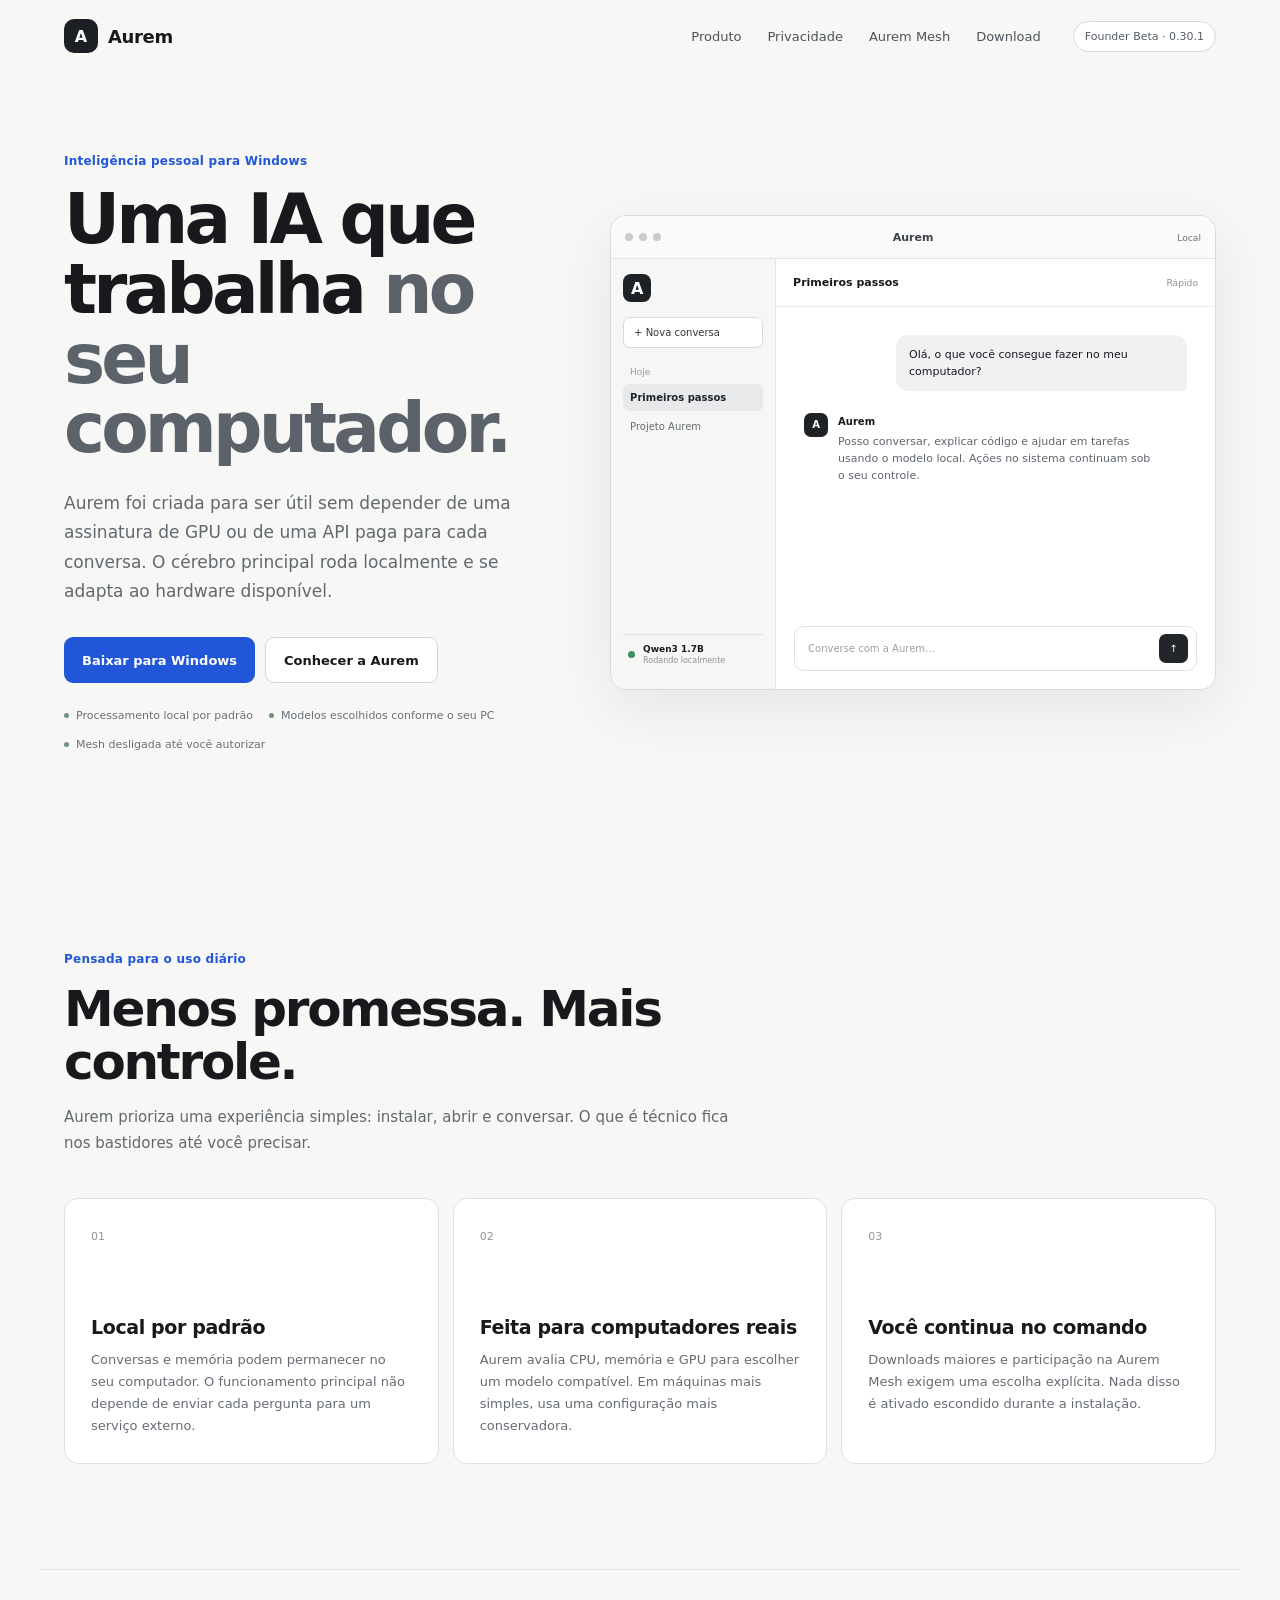
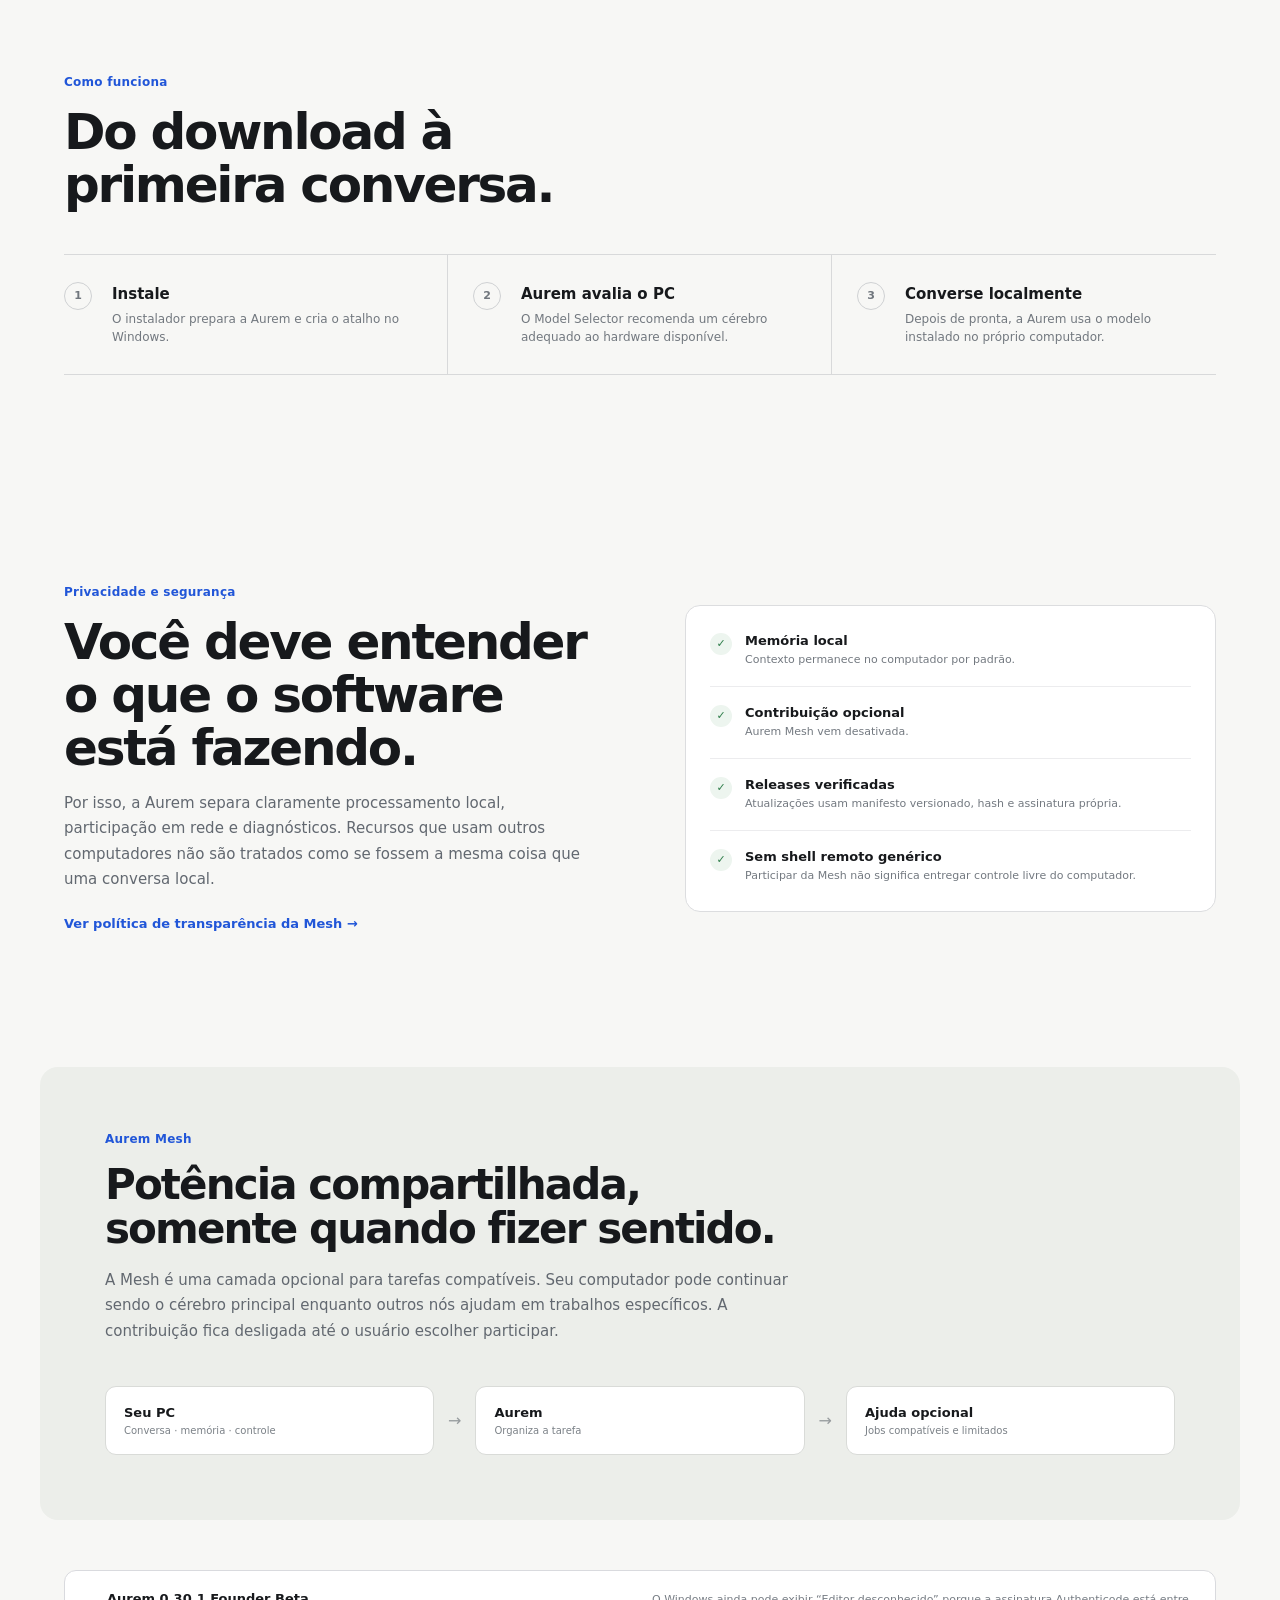
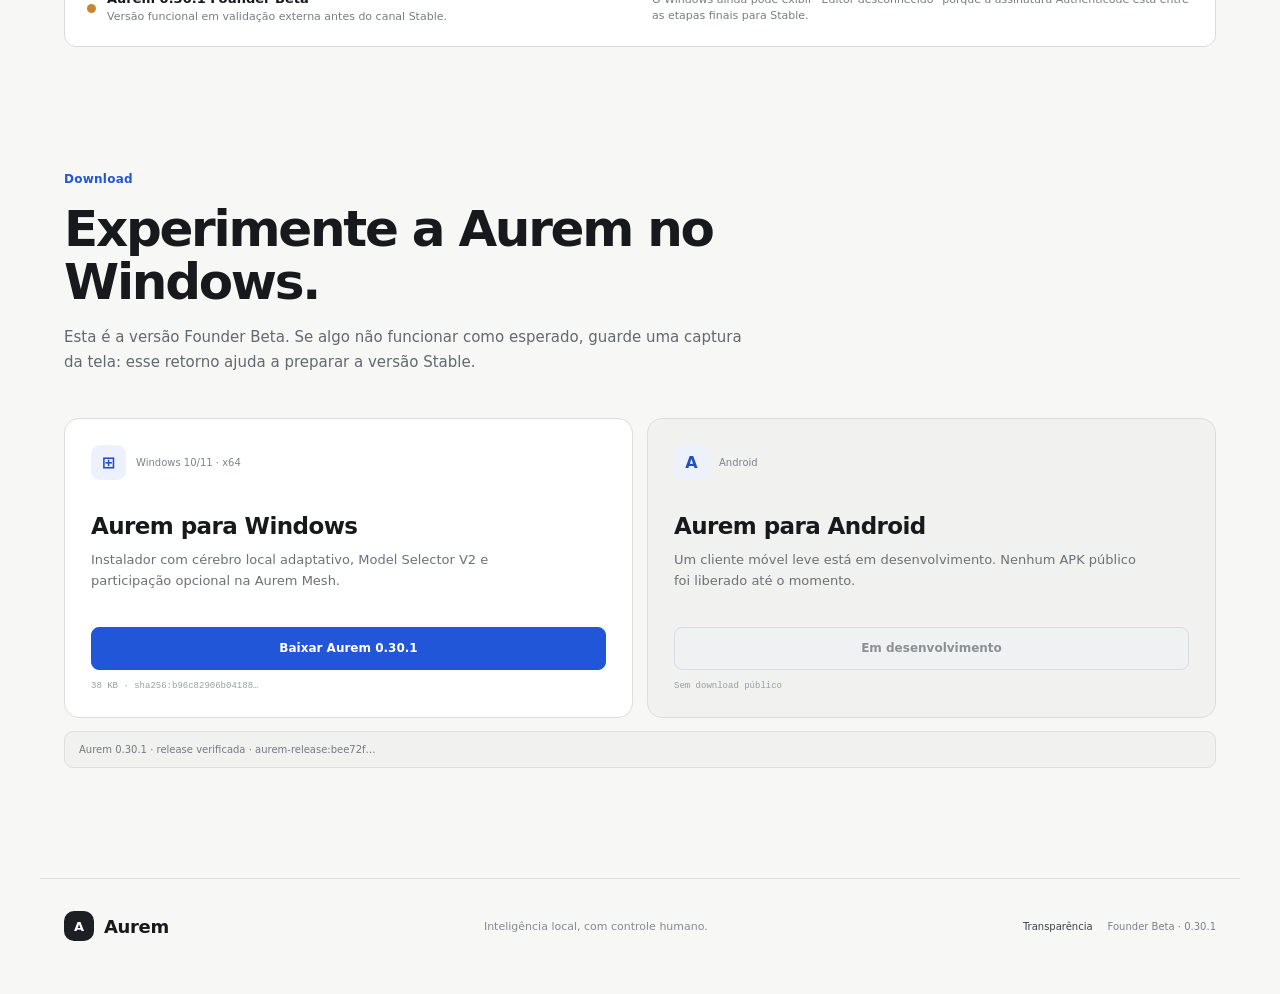
<file: index.html>
<!doctype html>
<html lang="pt-BR">
<head>
  <meta charset="utf-8" />
  <meta name="viewport" content="width=device-width,initial-scale=1" />
  <meta name="theme-color" content="#f7f7f5" />
  <meta name="description" content="Aurem — uma inteligência pessoal que roda no seu computador, com controle e privacidade por padrão." />
  <title>Aurem — sua IA no seu computador</title>
  <link rel="stylesheet" href="styles.css" />
</head>
<body>
  <header class="site-header">
    <a class="brand" href="#top" aria-label="Aurem início">
      <span class="brand-mark">A</span>
      <span class="brand-name">Aurem</span>
    </a>
    <nav aria-label="Navegação principal">
      <a href="#produto">Produto</a>
      <a href="#privacidade">Privacidade</a>
      <a href="#mesh">Aurem Mesh</a>
      <a href="#download">Download</a>
    </nav>
    <span class="release-badge">Founder Beta · 0.30.1</span>
  </header>

  <main id="top">
    <section class="hero">      <div class="hero-copy">
        <p class="eyebrow">Inteligência pessoal para Windows</p>
        <h1>Uma IA que trabalha <span>no seu computador.</span></h1>
        <p class="lead">Aurem foi criada para ser útil sem depender de uma assinatura de GPU ou de uma API paga para cada conversa. O cérebro principal roda localmente e se adapta ao hardware disponível.</p>
        <div class="hero-actions">
          <a class="button button-primary" href="#download">Baixar para Windows</a>
          <a class="button button-secondary" href="#produto">Conhecer a Aurem</a>
        </div>
        <ul class="trust-list" aria-label="Características principais">
          <li>Processamento local por padrão</li>
          <li>Modelos escolhidos conforme o seu PC</li>
          <li>Mesh desligada até você autorizar</li>
        </ul>
      </div>

      <div class="product-preview" aria-label="Prévia da interface da Aurem">
        <div class="window-bar">
          <div class="window-dots"><i></i><i></i><i></i></div>
          <span>Aurem</span>
          <small>Local</small>
        </div>
        <div class="window-body">
          <aside class="preview-sidebar">
            <div class="preview-logo">A</div>
            <button class="new-chat">+ Nova conversa</button>
            <p>Hoje</p>
            <a class="active" href="#top">Primeiros passos</a>
            <a href="#top">Projeto Aurem</a>
            <div class="model-state"><i></i><span><b>Qwen3 1.7B</b><small>Rodando localmente</small></span></div>
          </aside>          <div class="preview-chat">
            <div class="chat-heading">
              <span>Primeiros passos</span>
              <small>Rápido</small>
            </div>
            <div class="chat-space">
              <div class="message user-message">Olá, o que você consegue fazer no meu computador?</div>
              <div class="message assistant-message">
                <span class="mini-mark">A</span>
                <div><b>Aurem</b><p>Posso conversar, explicar código e ajudar em tarefas usando o modelo local. Ações no sistema continuam sob o seu controle.</p></div>
              </div>
            </div>
            <div class="composer"><span>Converse com a Aurem…</span><button aria-label="Enviar">↑</button></div>
          </div>
        </div>
      </div>
    </section>

    <section class="section" id="produto">
      <div class="section-heading">
        <p class="eyebrow">Pensada para o uso diário</p>
        <h2>Menos promessa. Mais controle.</h2>
        <p>Aurem prioriza uma experiência simples: instalar, abrir e conversar. O que é técnico fica nos bastidores até você precisar.</p>
      </div>
      <div class="feature-grid">
        <article>
          <span class="feature-number">01</span>
          <h3>Local por padrão</h3>
          <p>Conversas e memória podem permanecer no seu computador. O funcionamento principal não depende de enviar cada pergunta para um serviço externo.</p>
        </article>
        <article>
          <span class="feature-number">02</span>
          <h3>Feita para computadores reais</h3>          <p>Aurem avalia CPU, memória e GPU para escolher um modelo compatível. Em máquinas mais simples, usa uma configuração mais conservadora.</p>
        </article>
        <article>
          <span class="feature-number">03</span>
          <h3>Você continua no comando</h3>
          <p>Downloads maiores e participação na Aurem Mesh exigem uma escolha explícita. Nada disso é ativado escondido durante a instalação.</p>
        </article>
      </div>
    </section>

    <section class="section steps-section">
      <div class="section-heading narrow">
        <p class="eyebrow">Como funciona</p>
        <h2>Do download à primeira conversa.</h2>
      </div>
      <div class="steps">
        <article><b>1</b><div><h3>Instale</h3><p>O instalador prepara a Aurem e cria o atalho no Windows.</p></div></article>
        <article><b>2</b><div><h3>Aurem avalia o PC</h3><p>O Model Selector recomenda um cérebro adequado ao hardware disponível.</p></div></article>
        <article><b>3</b><div><h3>Converse localmente</h3><p>Depois de pronta, a Aurem usa o modelo instalado no próprio computador.</p></div></article>
      </div>
    </section>

    <section class="section split-section" id="privacidade">
      <div>
        <p class="eyebrow">Privacidade e segurança</p>
        <h2>Você deve entender o que o software está fazendo.</h2>
        <p class="section-copy">Por isso, a Aurem separa claramente processamento local, participação em rede e diagnósticos. Recursos que usam outros computadores não são tratados como se fossem a mesma coisa que uma conversa local.</p>
        <a class="text-link" href="transparency.html">Ver política de transparência da Mesh →</a>
      </div>
      <div class="check-card">
        <p><i>✓</i><span><b>Memória local</b><small>Contexto permanece no computador por padrão.</small></span></p>
        <p><i>✓</i><span><b>Contribuição opcional</b><small>Aurem Mesh vem desativada.</small></span></p>        <p><i>✓</i><span><b>Releases verificadas</b><small>Atualizações usam manifesto versionado, hash e assinatura própria.</small></span></p>
        <p><i>✓</i><span><b>Sem shell remoto genérico</b><small>Participar da Mesh não significa entregar controle livre do computador.</small></span></p>
      </div>
    </section>

    <section class="section mesh-section" id="mesh">
      <div class="mesh-copy">
        <p class="eyebrow">Aurem Mesh</p>
        <h2>Potência compartilhada, somente quando fizer sentido.</h2>
        <p>A Mesh é uma camada opcional para tarefas compatíveis. Seu computador pode continuar sendo o cérebro principal enquanto outros nós ajudam em trabalhos específicos. A contribuição fica desligada até o usuário escolher participar.</p>
      </div>
      <div class="mesh-diagram" aria-label="Fluxo simplificado da Aurem Mesh">
        <div><span>Seu PC</span><small>Conversa · memória · controle</small></div>
        <b>→</b>
        <div><span>Aurem</span><small>Organiza a tarefa</small></div>
        <b>→</b>
        <div><span>Ajuda opcional</span><small>Jobs compatíveis e limitados</small></div>
      </div>
    </section>

    <section class="release-note">
      <div>
        <span class="status-dot"></span>
        <p><b>Aurem 0.30.1 Founder Beta</b><small>Versão funcional em validação externa antes do canal Stable.</small></p>
      </div>
      <p class="release-warning">O Windows ainda pode exibir “Editor desconhecido” porque a assinatura Authenticode está entre as etapas finais para Stable.</p>
    </section>

    <section class="section download-section" id="download">
      <div class="section-heading">
        <p class="eyebrow">Download</p>
        <h2>Experimente a Aurem no Windows.</h2>
        <p>Esta é a versão Founder Beta. Se algo não funcionar como esperado, guarde uma captura da tela: esse retorno ajuda a preparar a versão Stable.</p>
      </div>
      <div class="download-grid" id="downloadGrid">        <article class="download-card" data-platform="windows">
          <div class="platform-row"><span class="platform-icon">⊞</span><small>Windows 10/11 · x64</small></div>
          <h3>Aurem para Windows</h3>
          <p>Instalador com cérebro local adaptativo, Model Selector V2 e participação opcional na Aurem Mesh.</p>
          <a class="download-action ready" href="https://github.com/williamoleo-creator/aurem-releases/releases/download/v0.30.1/Aurem-Setup-0.30.1.exe">Baixar Aurem 0.30.1</a>
          <code>Setup inicial · instalação guiada</code>
        </article>
        <article class="download-card muted-card" data-platform="android">
          <div class="platform-row"><span class="platform-icon">A</span><small>Android</small></div>
          <h3>Aurem para Android</h3>
          <p>Um cliente móvel leve está em desenvolvimento. Nenhum APK público foi liberado até o momento.</p>
          <button disabled>Em desenvolvimento</button>
          <code>Sem download público</code>
        </article>
      </div>
      <div class="release-status" id="releaseStatus">Verificando a versão pública…</div>
    </section>
  </main>

  <footer class="site-footer">
    <div class="brand footer-brand"><span class="brand-mark">A</span><span class="brand-name">Aurem</span></div>
    <p>Inteligência local, com controle humano.</p>
    <div><a href="transparency.html">Transparência</a><span id="buildLabel">Founder Beta · 0.30.1</span></div>
  </footer>
  <script src="app.js?v=20260926-0301-human"></script>
</body>
</html>
</file>
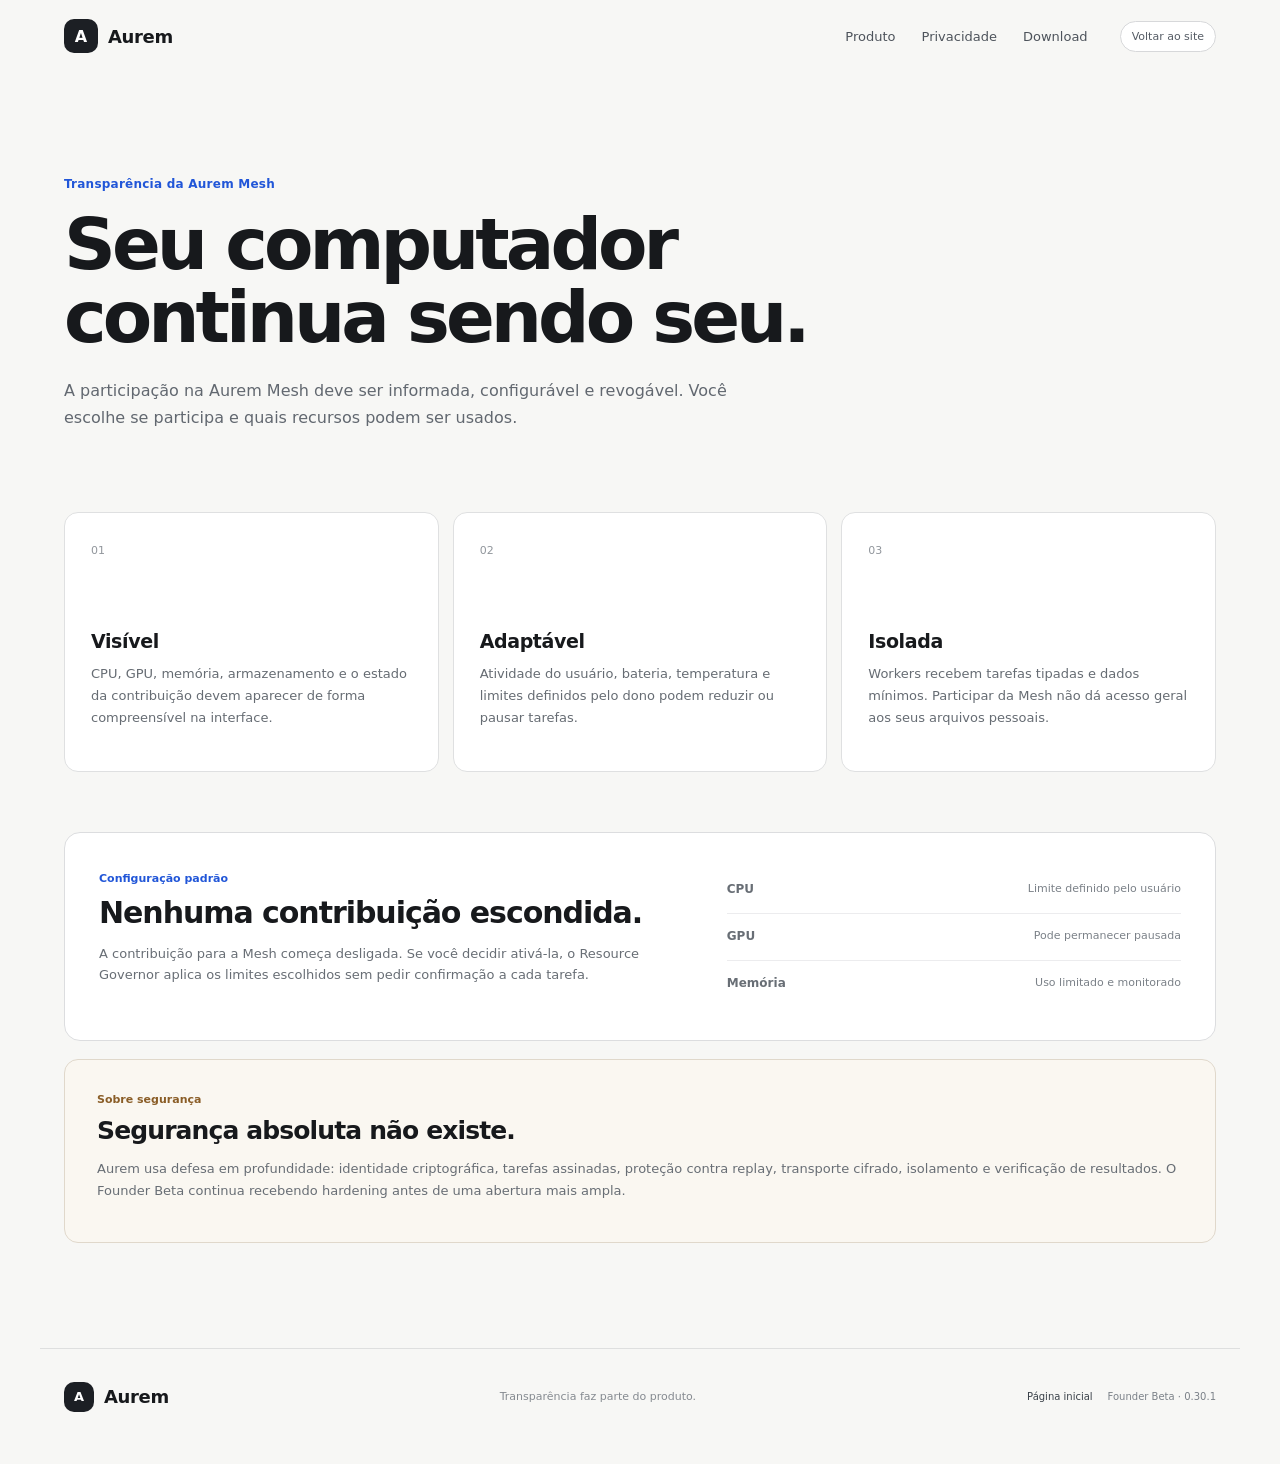
<file: transparency.html>
<!doctype html>
<html lang="pt-BR">
<head>
  <meta charset="utf-8" />
  <meta name="viewport" content="width=device-width,initial-scale=1" />
  <meta name="theme-color" content="#f7f7f5" />
  <meta name="description" content="Como a Aurem trata participação na Mesh, recursos do computador e segurança." />
  <title>Aurem — Transparência da Mesh</title>
  <link rel="stylesheet" href="styles.css" />
</head>
<body>
  <header class="site-header">
    <a class="brand" href="./"><span class="brand-mark">A</span><span class="brand-name">Aurem</span></a>
    <nav aria-label="Navegação">
      <a href="./#produto">Produto</a>
      <a href="./#privacidade">Privacidade</a>
      <a href="./#download">Download</a>
    </nav>
    <a class="release-badge" href="./">Voltar ao site</a>
  </header>
  <main>
    <section class="section transparency-hero">
      <p class="eyebrow">Transparência da Aurem Mesh</p>
      <h1>Seu computador continua sendo seu.</h1>
      <p>A participação na Aurem Mesh deve ser informada, configurável e revogável. Você escolhe se participa e quais recursos podem ser usados.</p>
    </section>
    <section class="section transparency-content">
      <div class="feature-grid">
        <article><span class="feature-number">01</span><h3>Visível</h3><p>CPU, GPU, memória, armazenamento e o estado da contribuição devem aparecer de forma compreensível na interface.</p></article>
        <article><span class="feature-number">02</span><h3>Adaptável</h3><p>Atividade do usuário, bateria, temperatura e limites definidos pelo dono podem reduzir ou pausar tarefas.</p></article>
        <article><span class="feature-number">03</span><h3>Isolada</h3><p>Workers recebem tarefas tipadas e dados mínimos. Participar da Mesh não dá acesso geral aos seus arquivos pessoais.</p></article>
      </div>
      <div class="transparency-panel">
        <div><span>Configuração padrão</span><h2>Nenhuma contribuição escondida.</h2><p>A contribuição para a Mesh começa desligada. Se você decidir ativá-la, o Resource Governor aplica os limites escolhidos sem pedir confirmação a cada tarefa.</p></div>
        <div class="resource-list"><p><b>CPU</b><span>Limite definido pelo usuário</span></p><p><b>GPU</b><span>Pode permanecer pausada</span></p><p><b>Memória</b><span>Uso limitado e monitorado</span></p></div>
      </div>
      <div class="security-note"><span>Sobre segurança</span><h2>Segurança absoluta não existe.</h2><p>Aurem usa defesa em profundidade: identidade criptográfica, tarefas assinadas, proteção contra replay, transporte cifrado, isolamento e verificação de resultados. O Founder Beta continua recebendo hardening antes de uma abertura mais ampla.</p></div>
    </section>
  </main>
  <footer class="site-footer">
    <div class="brand footer-brand"><span class="brand-mark">A</span><span class="brand-name">Aurem</span></div>
    <p>Transparência faz parte do produto.</p>
    <div><a href="./">Página inicial</a><span>Founder Beta · 0.30.1</span></div>
  </footer>
</body>
</html>
</file>
<file: styles.css>
:root{
  color-scheme:light;
  --bg:#f7f7f5; --surface:#ffffff; --surface-soft:#f1f2f4;
  --text:#17191c; --muted:#626870; --subtle:#8b9097; --line:#dedfdf;
  --blue:#2156d8; --blue-dark:#1744b2; --navy:#172033; --green:#2f7d4a;
  --shadow:0 18px 60px rgba(28,33,40,.08);
}
*{box-sizing:border-box}
html{scroll-behavior:smooth}
body{margin:0;background:var(--bg);color:var(--text);font-family:"Segoe UI",Inter,system-ui,-apple-system,BlinkMacSystemFont,sans-serif;overflow-x:hidden}
a{color:inherit;text-decoration:none}
button{font:inherit}
.site-header{height:72px;max-width:1200px;margin:0 auto;padding:0 24px;display:flex;align-items:center;gap:32px}
.brand{display:flex;align-items:center;gap:10px;min-width:max-content}
.brand-mark{width:34px;height:34px;border-radius:10px;display:grid;place-items:center;background:#1c1f24;color:#fff;font-weight:700;font-size:16px}
.brand-name{font-size:18px;font-weight:650;letter-spacing:-.02em}
.site-header nav{display:flex;gap:26px;margin-left:auto}
.site-header nav a{font-size:13px;color:#4d535b}
.site-header nav a:hover{color:#111}
.release-badge{padding:8px 11px;border:1px solid #d7d8da;background:#fff;border-radius:999px;font-size:11px;color:#555c65}
.hero{max-width:1200px;margin:0 auto;padding:82px 24px 96px;display:grid;grid-template-columns:minmax(0,.88fr) minmax(500px,1.12fr);gap:70px;align-items:center}
.eyebrow{margin:0 0 17px;font-size:12px;font-weight:650;color:var(--blue);letter-spacing:.02em}
.hero h1{margin:0;max-width:620px;font-size:clamp(48px,5.4vw,72px);line-height:1.01;letter-spacing:-.055em;font-weight:690}
.hero h1 span{color:#5c626a}
.lead{max-width:620px;margin:25px 0 0;color:var(--muted);font-size:17px;line-height:1.72}
.hero-actions{display:flex;gap:10px;flex-wrap:wrap;margin-top:31px}
.button{display:inline-flex;align-items:center;justify-content:center;min-height:46px;padding:0 18px;border-radius:9px;font-size:13px;font-weight:650}
.button-primary{background:var(--blue);color:#fff}
.button-primary:hover{background:var(--blue-dark)}
.button-secondary{border:1px solid #d4d6d8;background:#fff}
.trust-list{display:flex;gap:16px;flex-wrap:wrap;padding:0;margin:26px 0 0;list-style:none;color:#6a7078;font-size:11px}
.trust-list li{display:flex;align-items:center;gap:7px}
.trust-list li:before{content:"";width:5px;height:5px;border-radius:50%;background:#719080}
.product-preview{border:1px solid #d9dade;border-radius:16px;background:#fff;box-shadow:var(--shadow);overflow:hidden}
.window-bar{height:43px;border-bottom:1px solid #e3e4e6;display:grid;grid-template-columns:1fr auto 1fr;align-items:center;padding:0 14px;background:#fafafa;color:#6a7078;font-size:11px}
.window-bar>span{text-align:center;font-weight:600;color:#3d4248}.window-bar>small{justify-self:end}
.window-dots{display:flex;gap:6px}.window-dots i{width:8px;height:8px;border-radius:50%;background:#c8cace}
.window-body{height:430px;display:grid;grid-template-columns:165px 1fr}
.preview-sidebar{border-right:1px solid #e6e7e8;background:#f6f6f5;padding:15px 12px;display:flex;flex-direction:column}
.preview-logo{width:28px;height:28px;border-radius:8px;background:#1e2126;color:#fff;display:grid;place-items:center;font-weight:700;margin-bottom:15px}
.new-chat{border:1px solid #d8d9db;background:#fff;border-radius:7px;padding:9px 10px;text-align:left;font-size:10px;color:#30353b}
.preview-sidebar>p{margin:19px 7px 7px;font-size:9px;color:#969ba0}
.preview-sidebar>a{padding:8px 7px;border-radius:6px;font-size:10px;color:#676d74;margin-bottom:2px}
.preview-sidebar>a.active{background:#e8e9eb;color:#1f242a;font-weight:600}
.model-state{margin-top:auto;display:flex;gap:8px;align-items:center;padding:9px 5px;border-top:1px solid #e1e2e3}
.model-state>i{width:7px;height:7px;border-radius:50%;background:#3d9160}.model-state b,.model-state small{display:block}
.model-state b{font-size:9px}.model-state small{font-size:8px;color:#8d9298;margin-top:2px}.preview-chat{display:flex;flex-direction:column;min-width:0;background:#fff}
.chat-heading{height:48px;border-bottom:1px solid #ececee;display:flex;align-items:center;justify-content:space-between;padding:0 17px;font-size:11px;font-weight:600}
.chat-heading small{font-weight:500;color:#8b9095}
.chat-space{padding:28px 28px 16px;display:flex;flex-direction:column;gap:22px;flex:1}
.message{font-size:11px;line-height:1.55}.user-message{align-self:flex-end;max-width:76%;padding:11px 13px;background:#f0f1f3;border-radius:12px 12px 3px 12px}
.assistant-message{display:flex;gap:10px;max-width:92%}.assistant-message p{margin:3px 0 0;color:#5f666e}.assistant-message b{font-size:10px}
.mini-mark{width:24px;height:24px;flex:0 0 24px;border-radius:7px;background:#1e2126;color:#fff;display:grid;place-items:center;font-size:10px;font-weight:700}
.composer{height:45px;margin:0 18px 18px;border:1px solid #dfe0e2;border-radius:10px;display:flex;align-items:center;padding:0 8px 0 13px;color:#9a9fa5;font-size:10px}
.composer button{margin-left:auto;width:29px;height:29px;border:0;border-radius:7px;background:#22262b;color:#fff}
.section{max-width:1200px;margin:0 auto;padding:105px 24px}
.section-heading{max-width:690px;margin-bottom:42px}.section-heading.narrow{max-width:560px}
.section-heading h2,.split-section h2,.mesh-copy h2{margin:0;font-size:clamp(34px,4vw,50px);line-height:1.06;letter-spacing:-.045em;font-weight:670}
.section-heading>p:last-child,.section-copy,.mesh-copy>p:last-child{margin:16px 0 0;color:var(--muted);font-size:15px;line-height:1.7}
.feature-grid{display:grid;grid-template-columns:repeat(3,1fr);gap:14px}
.feature-grid article{min-height:260px;padding:26px;border:1px solid #dfe0e1;border-radius:14px;background:#fff}
.feature-number{font-size:11px;color:#91969c}.feature-grid h3{margin:72px 0 11px;font-size:19px;letter-spacing:-.02em}
.feature-grid p{margin:0;color:#666c73;font-size:13px;line-height:1.68}
.steps-section{border-top:1px solid #e4e4e2}
.steps{display:grid;grid-template-columns:repeat(3,1fr);border-top:1px solid #d8d9da;border-bottom:1px solid #d8d9da}
.steps article{display:flex;gap:20px;padding:27px 25px 27px 0;border-right:1px solid #d8d9da}.steps article:not(:first-child){padding-left:25px}.steps article:last-child{border-right:0}
.steps article>b{width:28px;height:28px;flex:0 0 28px;border:1px solid #cfd1d3;border-radius:50%;display:grid;place-items:center;font-size:11px;color:#70767d}
.steps h3{font-size:15px;margin:3px 0 7px}.steps p{font-size:12px;line-height:1.55;color:#72787f;margin:0}
.split-section{display:grid;grid-template-columns:1fr 1fr;gap:90px;align-items:center}
.text-link{display:inline-block;margin-top:23px;color:var(--blue);font-size:13px;font-weight:600}
.check-card{border:1px solid #dcdddf;border-radius:15px;background:#fff;padding:9px 24px}
.check-card p{display:flex;gap:13px;align-items:flex-start;margin:0;padding:18px 0;border-bottom:1px solid #ececee}.check-card p:last-child{border-bottom:0}
.check-card i{width:22px;height:22px;border-radius:50%;display:grid;place-items:center;background:#edf5ef;color:var(--green);font-size:11px;font-style:normal}
.check-card b,.check-card small{display:block}.check-card b{font-size:13px}.check-card small{color:#737980;font-size:11px;margin-top:4px;line-height:1.45}.mesh-section{background:#eceeea;border-radius:18px;margin-top:30px;margin-bottom:90px;padding:65px}
.mesh-copy{max-width:690px}.mesh-copy h2{font-size:42px}
.mesh-diagram{display:grid;grid-template-columns:1fr auto 1fr auto 1fr;align-items:center;gap:14px;margin-top:42px}
.mesh-diagram>div{background:#fff;border:1px solid #d9dbd8;border-radius:11px;padding:18px}.mesh-diagram span,.mesh-diagram small{display:block}
.mesh-diagram span{font-size:13px;font-weight:650}.mesh-diagram small{font-size:10px;color:#7b8187;margin-top:5px}.mesh-diagram>b{color:#969b9e;font-weight:400}
.release-note{max-width:1152px;margin:-40px auto 20px;padding:20px 22px;border:1px solid #d9dade;border-radius:12px;background:#fff;display:grid;grid-template-columns:1fr 1fr;gap:24px;align-items:center}
.release-note>div{display:flex;align-items:center;gap:11px}.status-dot{width:9px;height:9px;border-radius:50%;background:#c8872f}
.release-note p{margin:0}.release-note b,.release-note small{display:block}.release-note b{font-size:13px}.release-note small,.release-warning{font-size:11px;color:#777d84;line-height:1.5}.release-note small{margin-top:3px}
.download-section{padding-bottom:110px}
.download-grid{display:grid;grid-template-columns:1fr 1fr;gap:14px}
.download-card{min-height:300px;padding:26px;border:1px solid #dcdddf;border-radius:15px;background:#fff;display:flex;flex-direction:column}
.platform-row{display:flex;gap:10px;align-items:center}.platform-icon{width:35px;height:35px;border-radius:9px;display:grid;place-items:center;background:#edf1fb;color:#244fbd;font-weight:700}.platform-row small{font-size:10px;color:#7d838a}
.download-card h3{font-size:23px;margin:33px 0 10px;letter-spacing:-.025em}.download-card p{max-width:480px;margin:0 0 25px;color:#6b7178;font-size:13px;line-height:1.65}
.download-card button,.download-action{margin-top:auto;min-height:43px;border:1px solid #dadbdd;border-radius:8px;background:#f0f1f2;color:#8b9096;font-weight:650;font-size:12px;display:grid;place-items:center;text-align:center}
.download-action.ready{background:var(--blue);color:#fff;border-color:var(--blue)}.download-action.ready:hover{background:var(--blue-dark)}
.download-card code{margin-top:11px;color:#999ea4;font:9px ui-monospace,SFMono-Regular,Consolas,monospace}.muted-card{background:#f1f1ef}
.release-status{margin-top:13px;padding:12px 14px;border:1px solid #dedfe0;border-radius:9px;background:#f1f1ef;color:#747a81;font-size:10px}
.site-footer{max-width:1200px;margin:0 auto;padding:30px 24px 50px;border-top:1px solid #dedfdf;display:grid;grid-template-columns:auto 1fr auto;gap:25px;align-items:center}
.footer-brand .brand-mark{width:30px;height:30px;font-size:13px}.site-footer>p{font-size:11px;color:#858a90;text-align:center}
.site-footer>div:last-child{display:flex;gap:15px;align-items:center;font-size:10px;color:#7b8188}.site-footer a{color:#394048}.grid-bg,.command-card,.nav-shell,.brand-core,.network-pill,.kicker,.beta-warning{display:none}
.contribution-banner{margin-top:22px;padding:24px;border:1px solid #dedfe0;border-radius:14px;background:#fff;display:grid;grid-template-columns:1fr 1fr;gap:20px}
.contribution-banner small,.contribution-banner b{display:block}.contribution-banner small{font-size:10px;color:#888e95}.contribution-banner b{margin-top:5px;font-size:17px}
.contribution-banner>p{grid-column:1/-1;margin:0;color:#6d737b;font-size:12px;line-height:1.6}
.meter-demo{display:grid;gap:7px}.meter-demo span{position:relative;overflow:hidden;padding:8px 10px;border:1px solid #e0e1e2;border-radius:7px;background:#f6f6f5;font:9px ui-monospace,monospace;color:#60666d}
.meter-demo span:before{content:"";position:absolute;inset:0 auto 0 0;width:var(--w);background:#e6edf9;z-index:0}.meter-demo span{isolation:isolate}.meter-demo span:before{z-index:-1}
@media(max-width:980px){
  .site-header nav{display:none}.hero{grid-template-columns:1fr;padding-top:55px}.hero-copy{max-width:720px}.product-preview{max-width:760px}
  .feature-grid{grid-template-columns:1fr}.feature-grid article{min-height:200px}.feature-grid h3{margin-top:48px}
  .split-section{grid-template-columns:1fr;gap:42px}.mesh-section{margin-left:16px;margin-right:16px;padding:45px}.release-note{margin-left:24px;margin-right:24px}
}
@media(max-width:680px){
  .site-header{height:64px;padding:0 16px}.site-header .release-badge{display:none}
  .hero{padding:48px 16px 72px;gap:42px;min-width:0}.hero-copy,.product-preview,.preview-chat{min-width:0;width:100%}.hero h1{font-size:42px;overflow-wrap:break-word}.lead{font-size:15px}
  .hero-actions{display:grid;grid-template-columns:1fr 1fr}.button{padding:0 12px}.trust-list{display:grid;gap:9px}.window-body{height:390px;grid-template-columns:minmax(0,1fr)}.preview-sidebar{display:none}.user-message{max-width:88%}
  .section{padding:76px 16px}.section-heading h2,.split-section h2,.mesh-copy h2{font-size:34px}
  .steps{grid-template-columns:1fr}.steps article,.steps article:not(:first-child){padding:20px 0;border-right:0;border-bottom:1px solid #d8d9da}.steps article:last-child{border-bottom:0}
  .mesh-section{padding:30px 22px}.mesh-diagram{grid-template-columns:1fr}.mesh-diagram>b{transform:rotate(90deg);text-align:center}
  .release-note{grid-template-columns:1fr;margin:0 16px}.download-grid{grid-template-columns:1fr}.site-footer{grid-template-columns:1fr}.site-footer>p{text-align:left}.site-footer>div:last-child{justify-content:space-between}
}
.transparency-hero{padding-bottom:55px}
.transparency-hero h1{max-width:760px;margin:0;font-size:clamp(46px,6vw,72px);line-height:1.02;letter-spacing:-.055em;font-weight:690}
.transparency-hero>p:last-child{max-width:690px;margin:22px 0 0;color:var(--muted);font-size:16px;line-height:1.72}
.transparency-content{padding-top:25px}
.transparency-panel{margin-top:60px;padding:34px;border:1px solid #dcdddf;border-radius:16px;background:#fff;display:grid;grid-template-columns:1fr .8fr;gap:60px}
.transparency-panel span,.security-note>span{font-size:11px;color:var(--blue);font-weight:650}.transparency-panel h2,.security-note h2{margin:9px 0 12px;font-size:30px;letter-spacing:-.035em}
.transparency-panel p,.security-note p{color:#686e75;font-size:13px;line-height:1.65}
.resource-list p{display:flex;justify-content:space-between;gap:20px;margin:0;padding:13px 0;border-bottom:1px solid #ececee}.resource-list p:last-child{border-bottom:0}.resource-list b{font-size:12px}.resource-list span{font-size:11px;color:#7b8188;font-weight:400}
.security-note{margin-top:18px;padding:28px 32px;border:1px solid #e0d8cb;border-radius:14px;background:#faf7f1}.security-note>span{color:#8a5d27}.security-note h2{font-size:25px}
@media(max-width:680px){.transparency-panel{grid-template-columns:1fr;gap:25px;padding:24px}.transparency-hero h1{font-size:45px}}
</file>
